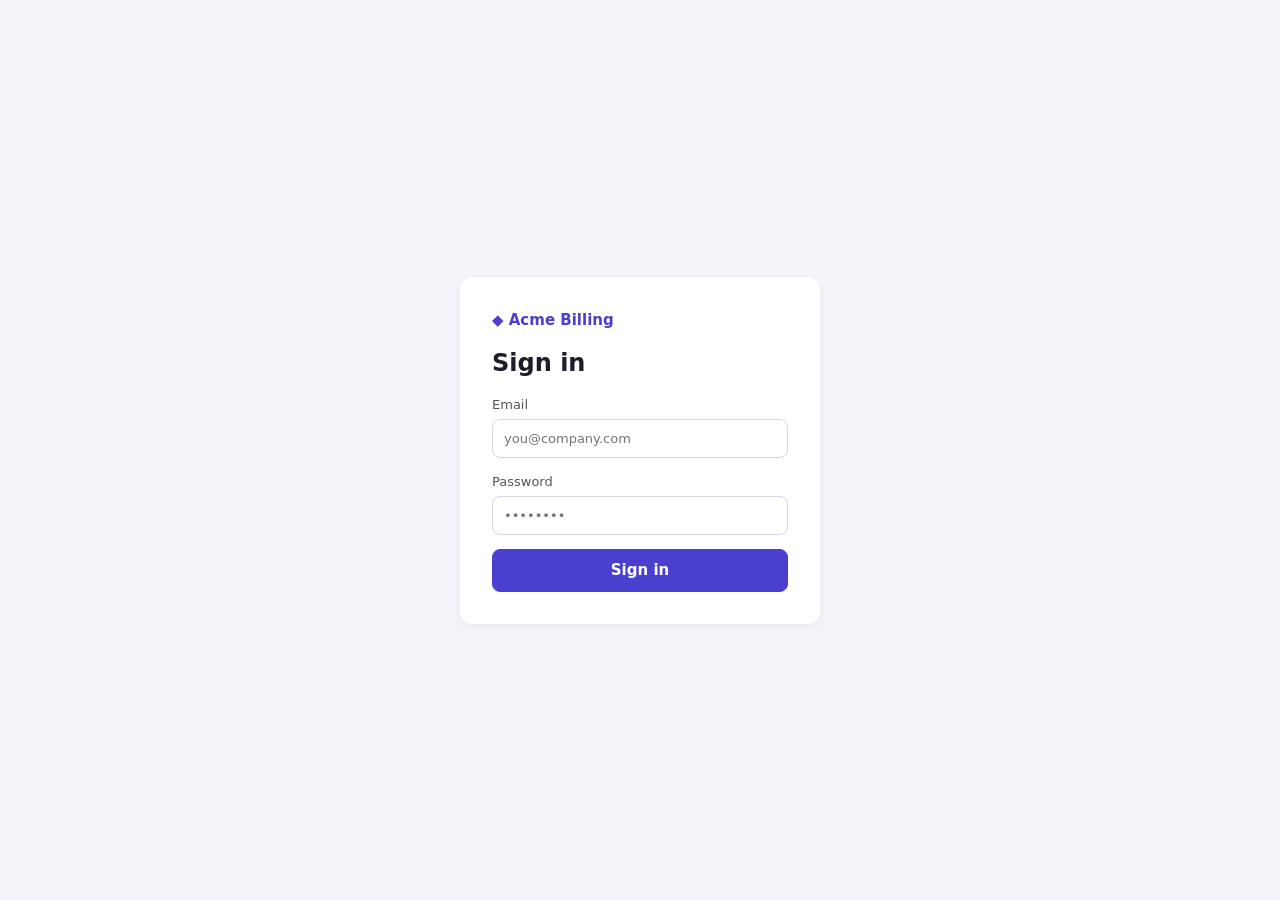
<file: examples/demo-app/index.html>
<!doctype html>
<!-- Demo web app used to test the pipeline end to end (and as the onboarding sample).
     Serve it with:  py -3 -m http.server 8765 -d examples/demo-app
     Demo login: demo@acme.test / demo1234 (see examples/demo-app/README.md) -->
<html lang="en">
<head>
  <meta charset="utf-8">
  <title>Acme Billing — Sign in</title>
  <link rel="stylesheet" href="app.css">
</head>
<body class="center">
  <form class="card login" id="login">
    <div class="logo">◆ Acme Billing</div>
    <h1>Sign in</h1>
    <label>Email <input id="email" type="email" autocomplete="off" placeholder="you@company.com"></label>
    <label>Password <input id="password" type="password" placeholder="••••••••"></label>
    <p class="error" id="error" hidden>Wrong email or password.</p>
    <button class="primary" type="submit">Sign in</button>
  </form>
  <script>
    document.getElementById('login').addEventListener('submit', e => {
      e.preventDefault();
      const ok = email.value === 'demo@acme.test' && password.value === 'demo1234';
      if (!ok) { error.hidden = false; return; }
      sessionStorage.setItem('user', email.value);
      location.href = 'app.html';
    });
  </script>
</body>
</html>
</file>
<file: examples/demo-app/app.css>
* { box-sizing: border-box; }
body { margin: 0; font: 15px/1.5 "Segoe UI", system-ui, sans-serif; background: #f4f5fb; color: #1d1d2b; }
body.center { display: grid; place-items: center; min-height: 100vh; }
.card { background: #fff; border-radius: 12px; box-shadow: 0 2px 10px #0000000f; }
.logo { font-weight: 700; color: #4b3fd0; }
.login { width: 360px; padding: 32px; display: grid; gap: 14px; }
.login h1 { margin: 0; font-size: 24px; }
label { display: grid; gap: 4px; font-size: 13px; color: #555; }
input { font: inherit; padding: 9px 11px; border: 1px solid #d5d7e5; border-radius: 8px; }
input:focus { outline: 2px solid #4b3fd055; border-color: #4b3fd0; }
button { font: inherit; padding: 9px 16px; border-radius: 8px; border: 1px solid #d5d7e5; background: #fff; cursor: pointer; }
button.primary { background: #4b3fd0; border-color: #4b3fd0; color: #fff; font-weight: 600; }
.error { color: #c0392b; margin: 0; }
header.top { display: flex; align-items: center; gap: 32px; padding: 14px 32px; background: #fff; border-bottom: 1px solid #e6e7f0; }
header nav { display: flex; gap: 20px; }
header nav a { color: #666; text-decoration: none; }
header nav a.active { color: #4b3fd0; font-weight: 600; }
.user { margin-left: auto; color: #777; font-size: 13px; }
main { max-width: 960px; margin: 0 auto; padding: 24px 32px; }
.row { display: flex; align-items: center; justify-content: space-between; }
.stats { display: flex; gap: 16px; margin: 8px 0 20px; }
.stat { background: #fff; border-radius: 12px; padding: 14px 20px; min-width: 200px; display: grid; }
.stat span { color: #777; font-size: 13px; }
.stat b { font-size: 22px; }
table { width: 100%; border-collapse: collapse; overflow: hidden; }
th, td { text-align: left; padding: 12px 16px; border-bottom: 1px solid #eef0f6; }
th { font-size: 12px; text-transform: uppercase; color: #888; }
.num { text-align: right; }
.pill { padding: 2px 10px; border-radius: 99px; font-size: 12px; background: #eee; }
.pill.paid { background: #dff5e7; color: #1e7a45; }
.pill.sent { background: #e5e9ff; color: #3446b5; }
.pill.draft { background: #fff2d6; color: #8a5a00; }
.form { padding: 24px; display: grid; gap: 16px; }
.lines { display: grid; gap: 8px; }
.line { display: grid; grid-template-columns: 3fr 1fr 1.4fr; gap: 10px; }
.line.head { font-size: 12px; color: #888; text-transform: uppercase; }
.total { text-align: right; font-size: 18px; }
.actions { display: flex; justify-content: flex-end; gap: 10px; }
.toast { position: fixed; bottom: 24px; left: 50%; transform: translateX(-50%); background: #1d1d2b; color: #fff; padding: 10px 18px; border-radius: 8px; }
</file>
